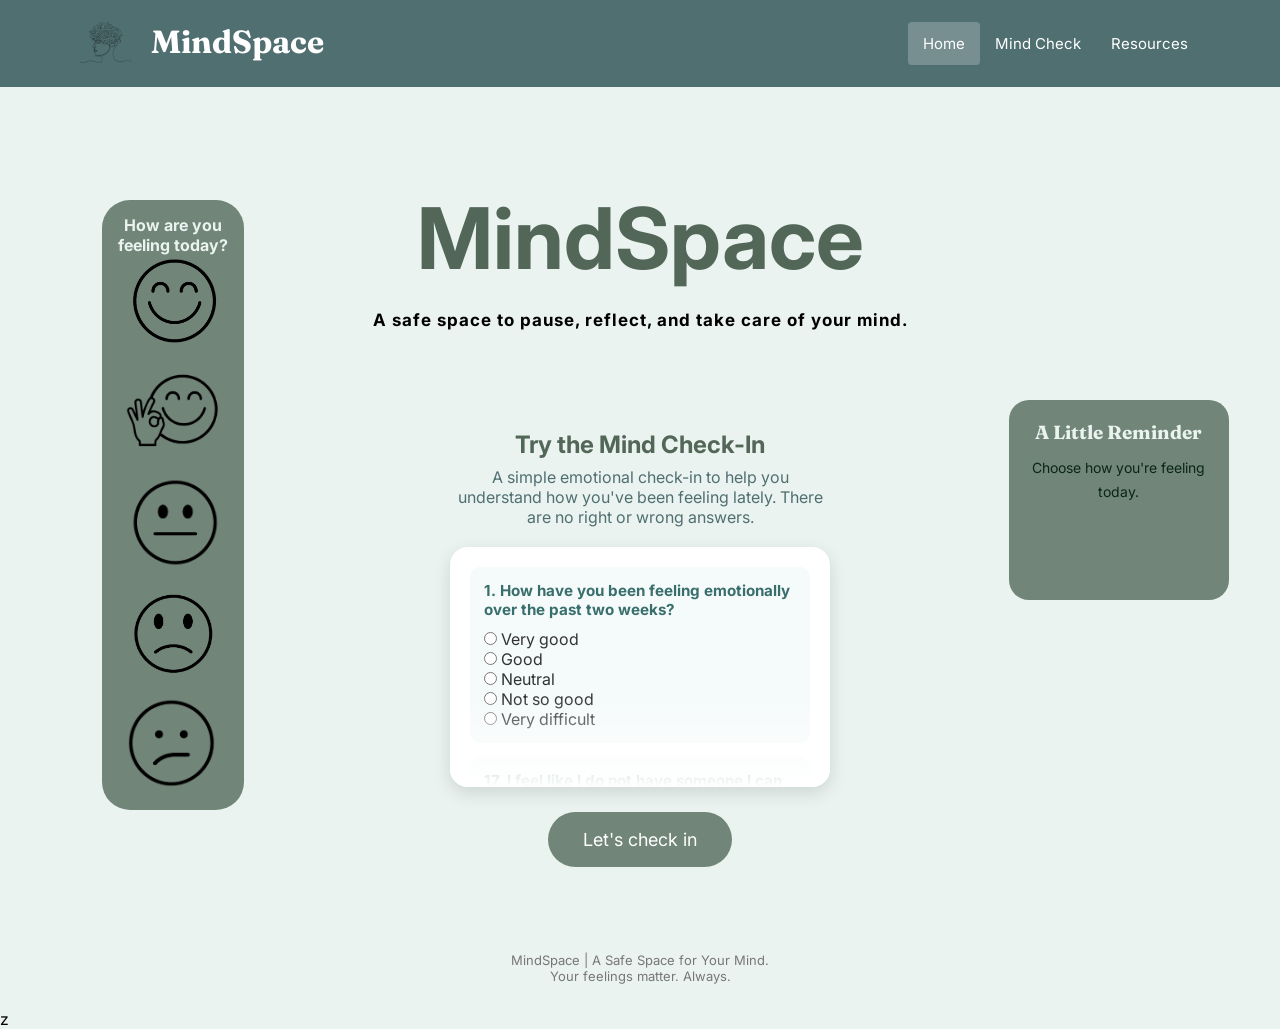
<file: index.html>
<!DOCTYPE html>
<html lang="en">
<head>
    <meta charset="UTF-8">
    <meta name="viewport" content="width=device-width, initial-scale=1.0">
    <link href="https://fonts.googleapis.com/css2?family=Fraunces:wght@500;700&family=Inter:wght@400;500&display=swap" rel="stylesheet">
    <title>MindSpace</title>
    <link rel="stylesheet" href="style.css">
    </head>
    <body>
            <header>
           <div class="logo-container">
            <img src="mind.png" alt="MindSpace Logo" class="logo">
                <h1>MindSpace</h1>
           </div>

        <nav>
             <a href="index.html" class="active">Home</a>
            <a href="track.html">Mind Check</a>
            <a href="resources.html">Resources</a>
        </nav>
        </header>

            <main>
                <div class="mid">
                    <h1>MindSpace</h1>
                    <h2>A safe space to pause, reflect, and take care of your mind.</h2>
              </div>
     <section class="mood-strip">
  <h2>How are you <br> feeling today?</h2>
  <div class="mood-options">
    <button class="mood-btn" data-mood="happy"><img src="happy.png" alt="happy"></button>
    <button class="mood-btn" data-mood="good"><img src="good.png" alt="good"></button>
    <button class="mood-btn" data-mood="okay"><img src="okay.png" alt="okay"></button>
    <button class="mood-btn" data-mood="sad"><img src="sad.png" alt="sad"></button>
    <button class="mood-btn" data-mood="low"><img src="low.png" alt="low"></button>
  </div>
</section>
   <div class="mood-quote" id="moodQuote">
    <h4 id="moodTitle">A Little Reminder</h4>
    <p id="quoteText">Choose how you're feeling today.</p>
</div>

            </main>
    
            <section class="quiz-preview">
    <h2>Try the Mind Check-In</h2>
    <p class="preview-caption">
A simple emotional check-in to help you understand how you've been feeling lately. There are no right or wrong answers.    </p>

    <a href="track.html" class="preview-card" aria-label="Open the Mind Check-In quiz">
        <div class="preview-question">
                <h3>1. How have you been feeling emotionally over the past two weeks?</h3>
             <label><input type="radio" name="general1" value="Very good" required> Very good</label><br
                <label><input type="radio" name="general1" value="Good"> Good</label><br>
                <label><input type="radio" name="general1" value="Neutral"> Neutral</label><br>
                <label><input type="radio" name="general1" value="Not so good"> Not so good</label><br>
                <label><input type="radio" name="general1" value="Very difficult"> Very difficult</label>
            </div>
        </div>
        <div class="preview-question">
                <h3>17. I feel like I do not have someone I can comfortably talk to when I have problems.</h3>
            <span class="preview-option"><i class="dot"></i> High</span>
        </div>
    </a>
            <a href="track.html" class="button">Let's check in</a>

</section>
    <script src="script.js"></script>

    <footer>
        <p>MindSpace | A Safe Space for Your Mind.</p>
        <p>Your feelings matter. Always.</p>
    </footer>z

    </body>
</html>
</file>
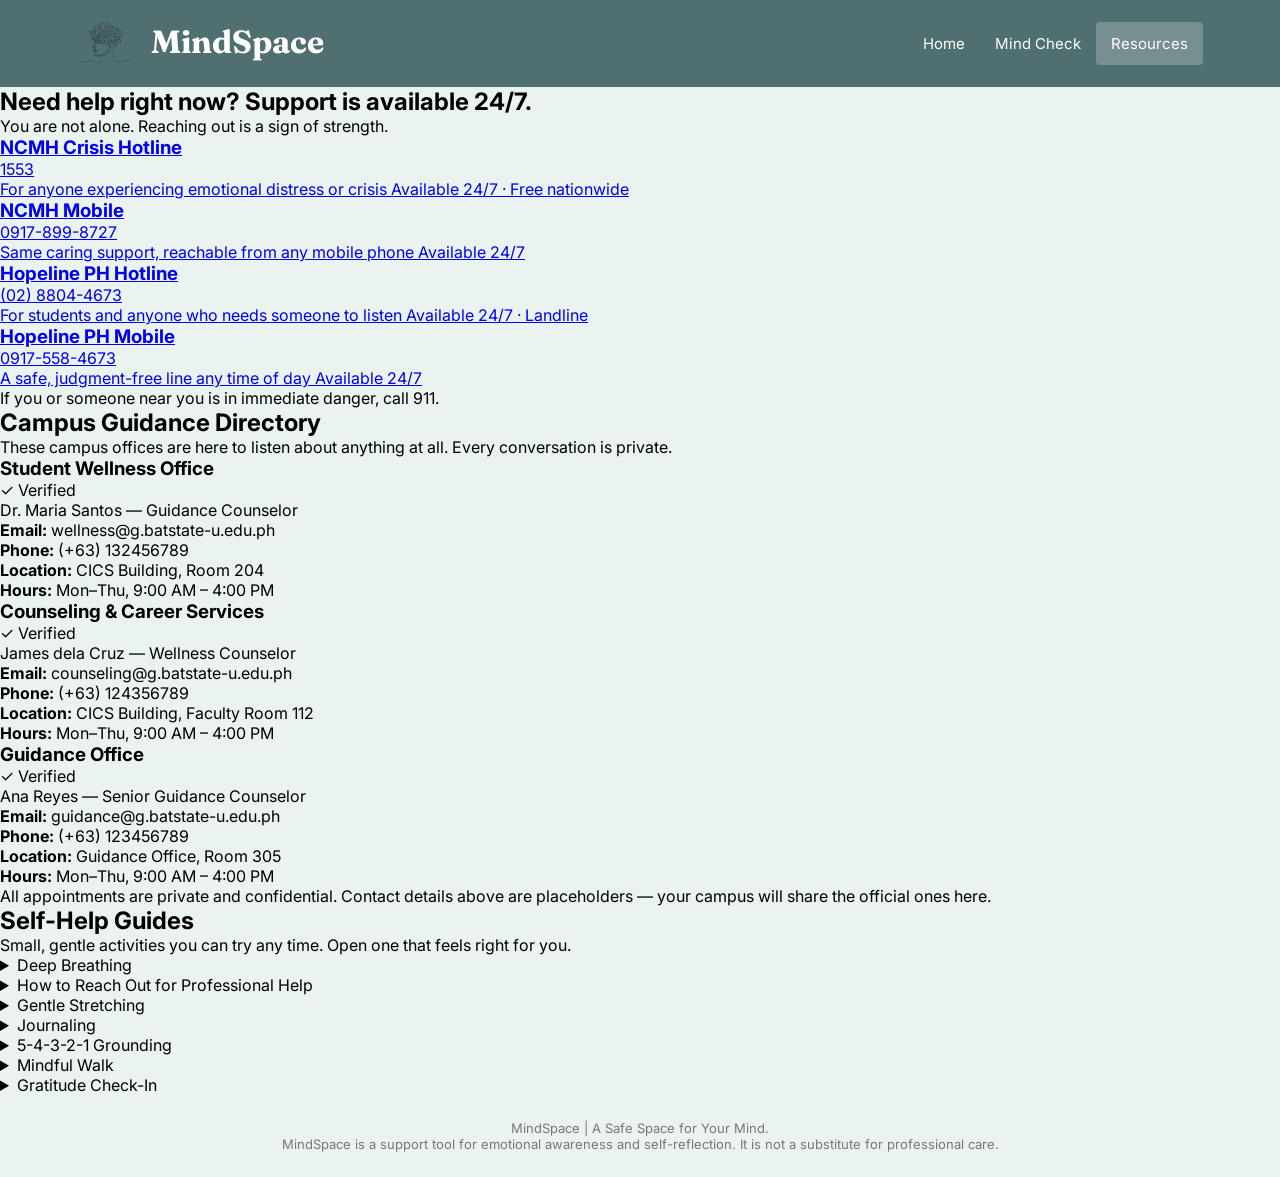
<file: resources.html>
<!doctype html>
<html lang="en">
<head>
  <meta charset="UTF-8" />
  <meta name="viewport" content="width=device-width, initial-scale=1.0" />
  <title>Resources | MindSpace</title>

  <!-- Google Fonts: Fraunces for headings, Inter for body -->
  <link rel="preconnect" href="https://fonts.googleapis.com" />
  <link rel="preconnect" href="https://fonts.gstatic.com" crossorigin />
  <link href="https://fonts.googleapis.com/css2?family=Fraunces:wght@500;700&family=Inter:wght@400;500&display=swap" rel="stylesheet" />
<link rel="stylesheet" href="style.css">
</head>
<body>
  <header>
    <div class="logo-container">
      <img src="mind.png" alt="MindSpace Logo" class="logo" />
      <h1>MindSpace</h1>
    </div>
    <nav>
      <a href="index.html">Home</a>
      <a href="track.html">Mind Check</a>
      <a href="resources.html" class="active">Resources</a>
    </nav>
  </header>

  <main id="main">

     <!-- ================= 2. CRISIS HOTLINES ================= -->
    <section aria-labelledby="crisisTitle">
      <div class="crisis-banner">
        <h2 id="crisisTitle">Need help right now? Support is available 24/7.</h2>
        <p class="crisis-reassure">You are not alone. Reaching out is a sign of strength.</p>

        <div class="hotline-grid">
          <!-- NCMH Crisis Hotline -> Official NCMH Website -->
          <a href="https://ncmh.gov.ph" target="_blank" rel="noopener noreferrer" class="hotline-card">
            <h3>NCMH Crisis Hotline</h3>
            <span class="hotline-number">1553</span>
            <p class="hotline-meta">
              <span>For anyone experiencing emotional distress or crisis</span>
              <span>Available 24/7 &middot; Free nationwide</span>
            </p>
          </a>

          <a href="https://ncmh.gov.ph" target="_blank" rel="noopener noreferrer" class="hotline-card">
            <h3>NCMH Mobile</h3>
            <span class="hotline-number">0917-899-8727</span>
            <p class="hotline-meta">
              <span>Same caring support, reachable from any mobile phone</span>
              <span>Available 24/7</span>
            </p>
          </a>

          <a href="https://findahelpline.com/organizations/hopeline" target="_blank" rel="noopener noreferrer" class="hotline-card">
            <h3>Hopeline PH Hotline</h3>
            <span class="hotline-number">(02) 8804-4673</span>
            <p class="hotline-meta">
              <span>For students and anyone who needs someone to listen</span>
              <span>Available 24/7 &middot; Landline</span>
            </p>
          </a>

          <a href="https://findahelpline.com/organizations/hopeline" target="_blank" rel="noopener noreferrer" class="hotline-card">
            <h3>Hopeline PH Mobile</h3>
            <span class="hotline-number">0917-558-4673</span>
            <p class="hotline-meta">
              <span>A safe, judgment-free line any time of day</span>
              <span>Available 24/7</span>
            </p>
          </a>
        </div>

        <p class="crisis-emergency">
          If you or someone near you is in immediate danger, call 911.
        </p>
      </div>
    </section>


    <section aria-labelledby="directoryTitle">
      <h2 id="directoryTitle">Campus Guidance Directory</h2>
      <p class="section-sub">
        These campus offices are here to listen about anything at all.
        Every conversation is private.
      </p>

      <div class="directory-grid">
        <!-- Counselor card 1 (placeholder contact details) -->
        <article class="card counselor-card">
          <div class="card-top">
            <h3>Student Wellness Office</h3>
            <span class="badge-verified">✓ Verified</span>
          </div>
          <p class="counselor-role">Dr. Maria Santos — Guidance Counselor</p>
          <div class="contact-box">
            <p><strong>Email:</strong> wellness@g.batstate-u.edu.ph</p>
            <p><strong>Phone:</strong> (+63) 132456789</p>
            <p><strong>Location:</strong> CICS Building, Room 204</p>
            <p><strong>Hours:</strong> Mon–Thu, 9:00 AM – 4:00 PM</p>
          </div>
        </article>

        <!-- Counselor card 2 (placeholder contact details) -->
        <article class="card counselor-card">
          <div class="card-top">
            <h3>Counseling &amp; Career Services</h3>
            <span class="badge-verified">✓ Verified</span>
          </div>
          <p class="counselor-role">James dela Cruz — Wellness Counselor</p>
          <div class="contact-box">
            <p><strong>Email:</strong> counseling@g.batstate-u.edu.ph</p>
            <p><strong>Phone:</strong> (+63) 124356789</p>
            <p><strong>Location:</strong> CICS Building, Faculty Room 112</p>
            <p><strong>Hours:</strong> Mon–Thu, 9:00 AM – 4:00 PM</p>
          </div>
        </article>

        <!-- Counselor card 3 (placeholder contact details) -->
        <article class="card counselor-card">
          <div class="card-top">
            <h3>Guidance Office</h3>
            <span class="badge-verified">✓ Verified</span>
          </div>
          <p class="counselor-role">Ana Reyes — Senior Guidance Counselor</p>
          <div class="contact-box">
            <p><strong>Email:</strong> guidance@g.batstate-u.edu.ph</p>
            <p><strong>Phone:</strong> (+63) 123456789</p>
            <p><strong>Location:</strong> Guidance Office, Room 305</p>
            <p><strong>Hours:</strong> Mon–Thu, 9:00 AM – 4:00 PM</p>
          </div>
        </article>
      </div>

      <p class="confidentiality-note">
        All appointments are private and confidential. Contact details above are placeholders —
        your campus will share the official ones here.
      </p>
    </section>

   
    <!-- ================= 3. SELF-HELP GUIDES ================= -->
    <section aria-labelledby="guidesTitle">
      <h2 id="guidesTitle">Self-Help Guides</h2>
      <p class="section-sub">
        Small, gentle activities you can try any time. Open one that feels right for you.
      </p>

      <div class="guides-stack">

        <!-- Accordion 1: Breathing (reconstructed) -->
        <details class="resource-card">
          <summary>Deep Breathing</summary>
          <div class="accordion-content">
            <p>Breathe in slowly through your nose for four counts, hold for four, then breathe out gently for six. Repeat until your shoulders feel softer.</p>
            <span class="activity-time">⏱ About 5 minutes</span>
          </div>
        </details>

        <!-- Accordion 2: Professional help steps (reconstructed) -->
        <details class="resource-card">
          <summary>How to Reach Out for Professional Help</summary>
          <div class="accordion-content">
            <ol class="steps-list">
              <li>Decide what you would like to talk about — it does not have to be perfectly clear.</li>
              <li>Choose a campus office from the directory above and send a short message or email.</li>
              <li>Pick a time that works for you. Every appointment is private and confidential.</li>
              <li>Show up as you are. Listening is the counselor's job, not judging.</li>
            </ol>
          </div>
        </details>

        <!-- Accordion 3: Stretching -->
        <details class="resource-card">
          <summary>Gentle Stretching</summary>
          <div class="accordion-content">
            <p>Roll your shoulders, reach for the sky, and gently stretch your neck. Moving a little helps release the tension you didn't notice you were holding.</p>
            <span class="activity-time">⏱ About 5 minutes</span>
          </div>
        </details>

        <!-- Accordion 4: Journaling -->
        <details class="resource-card">
          <summary>Journaling</summary>
          <div class="accordion-content">
            <p>Write down whatever is on your mind — no editing, no rules. Seeing your thoughts on paper often makes them feel lighter.</p>
            <span class="activity-time">⏱ About 10 minutes</span>
          </div>
        </details>

        <!-- Accordion 5: 5-4-3-2-1 grounding -->
        <details class="resource-card">
          <summary>5-4-3-2-1 Grounding</summary>
          <div class="accordion-content">
            <p>Name five things you can see, four you can touch, three you can hear, two you can smell, and one you can taste. It gently brings you back to the present moment.</p>
            <span class="activity-time">⏱ About 5 minutes</span>
          </div>
        </details>

        <!-- Accordion 6: Mindful walk -->
        <details class="resource-card">
          <summary>Mindful Walk</summary>
          <div class="accordion-content">
            <p>Take a short walk and notice the sky, the sounds, and the feeling of each step. Let the movement carry some of the weight for a while.</p>
            <span class="activity-time">⏱ About 10 minutes</span>
          </div>
        </details>

        <!-- Accordion 7: Gratitude check-in -->
        <details class="resource-card">
          <summary>Gratitude Check-In</summary>
          <div class="accordion-content">
            <p>Think of three small things that went okay today — a kind message, a good meal, a moment of quiet. Noticing the good is a gentle daily habit.</p>
            <span class="activity-time">⏱ About 3 minutes</span>
          </div>
        </details>
      </div>
    </section>
  </main>

  <footer>
    <p>MindSpace | A Safe Space for Your Mind.</p>
    <p class="footer-disclaimer">
      MindSpace is a support tool for emotional awareness and self-reflection.
      It is not a substitute for professional care.
    </p>
  </footer>
</body>
</html>
</file>
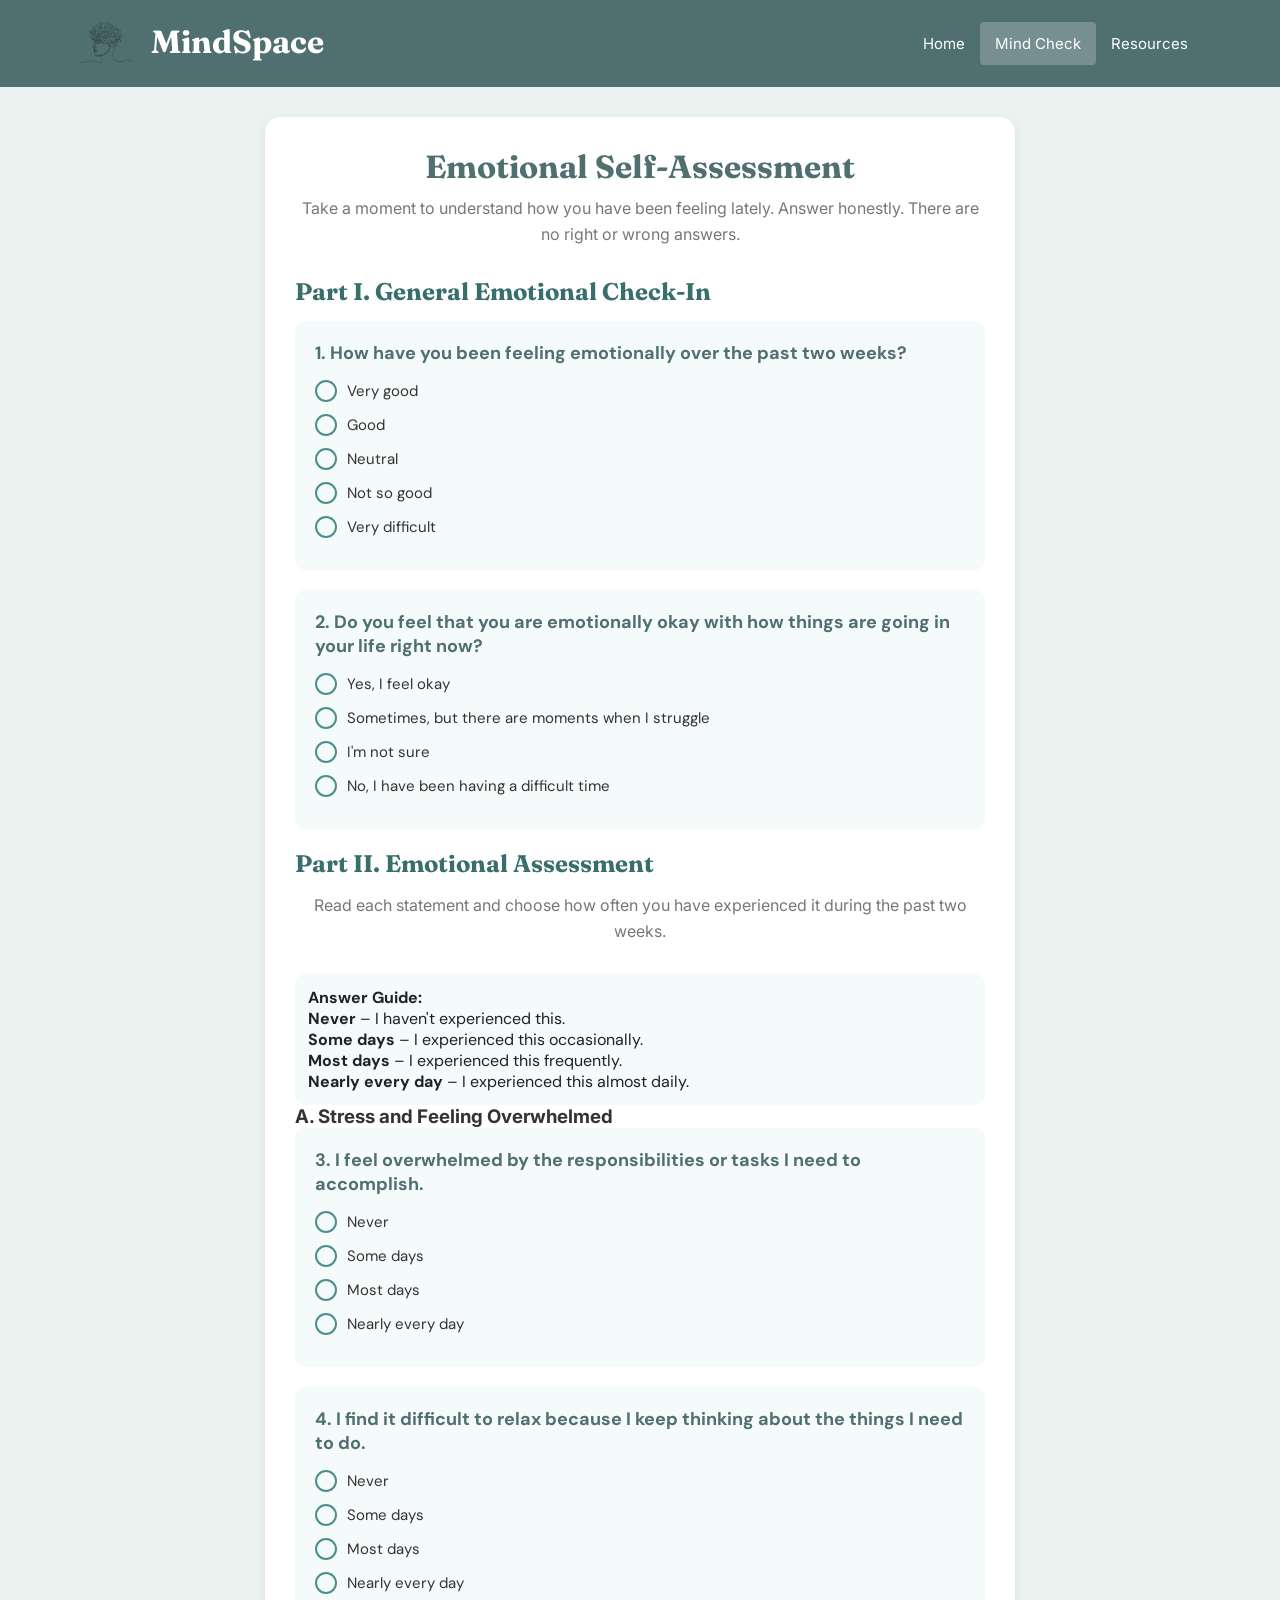
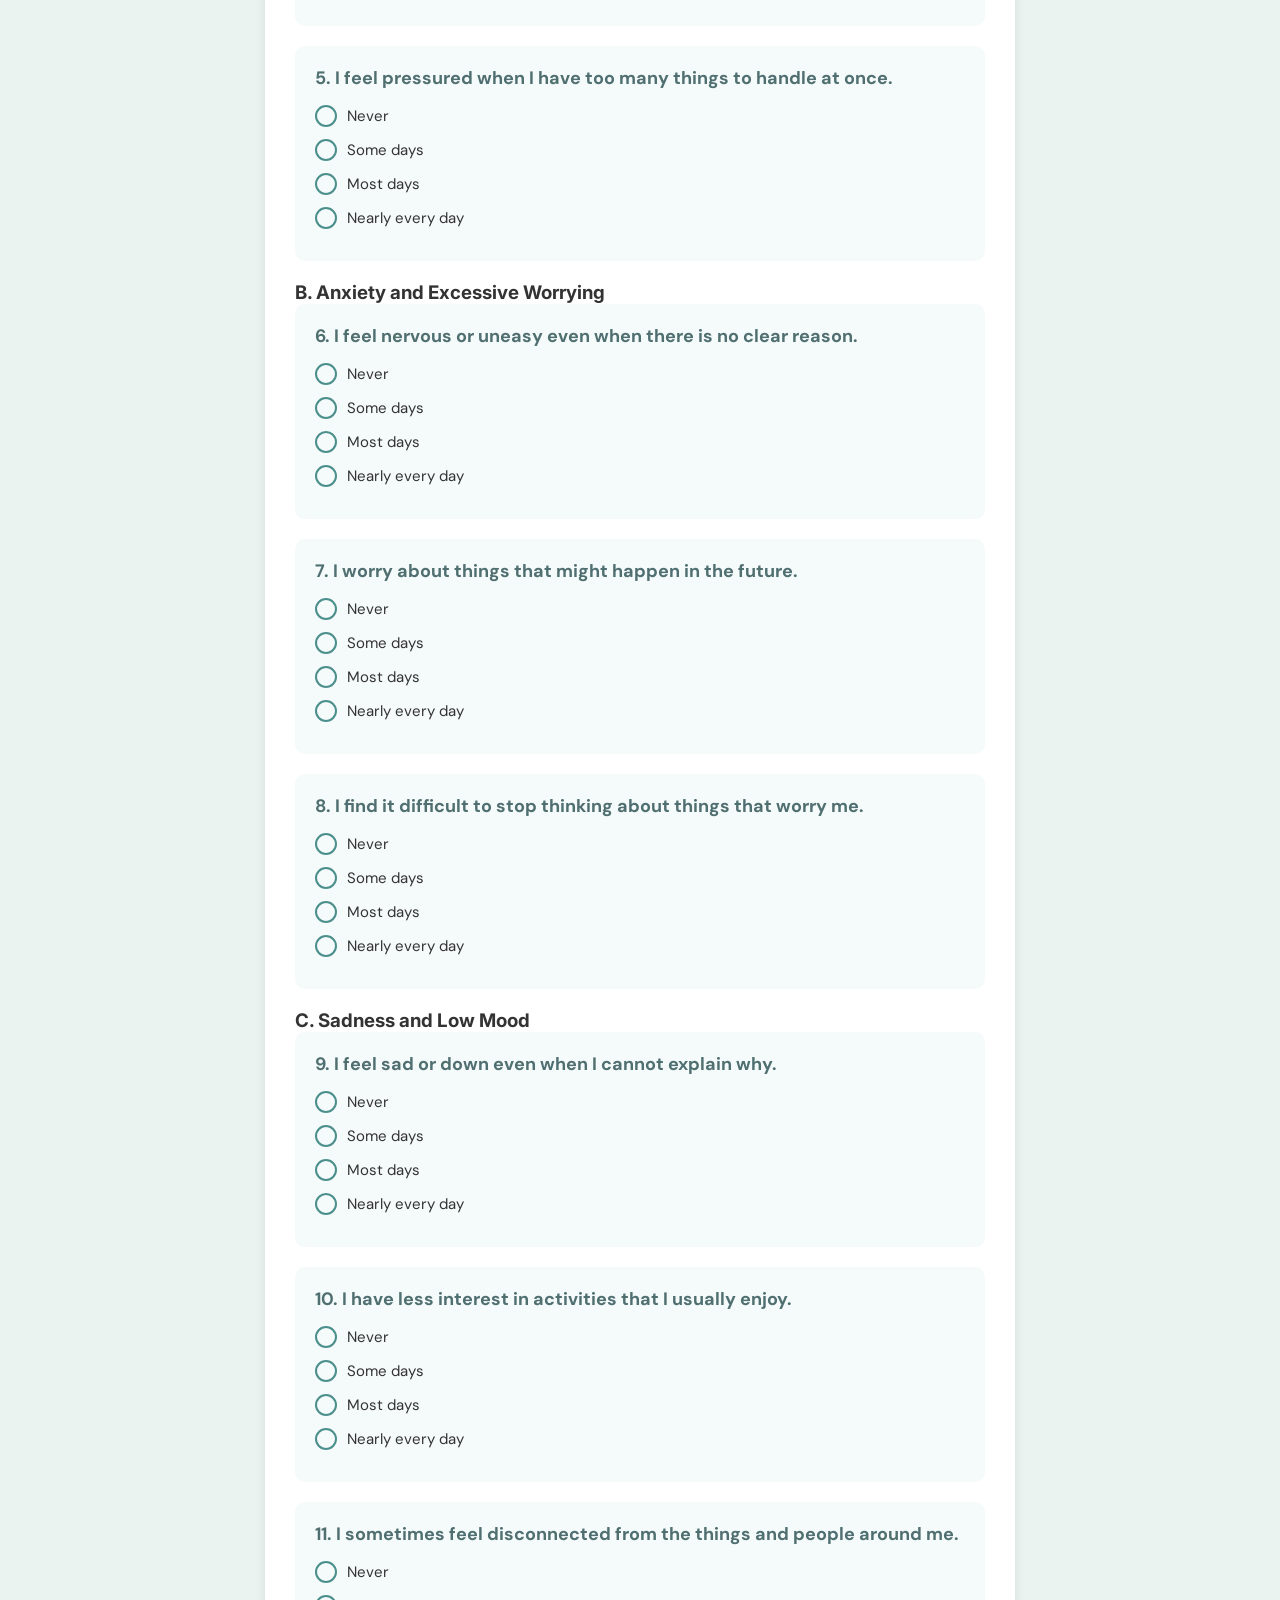
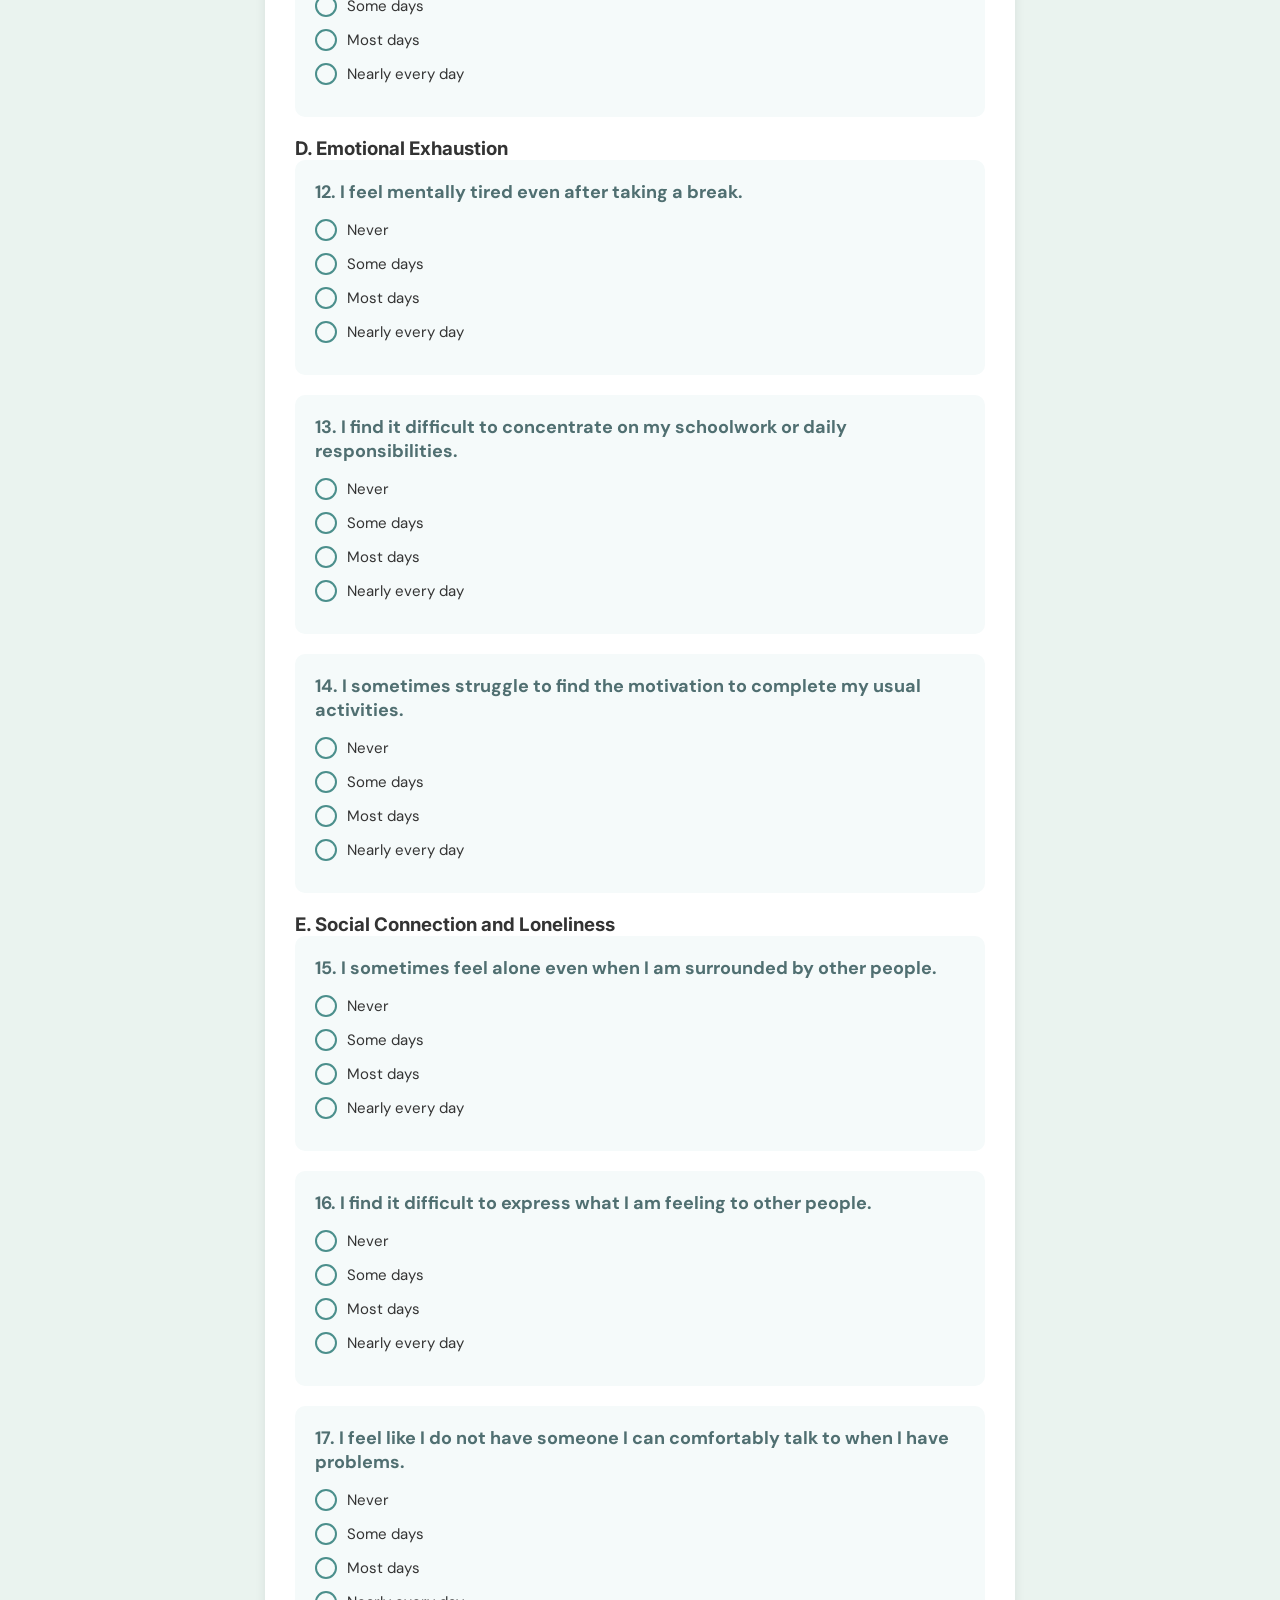
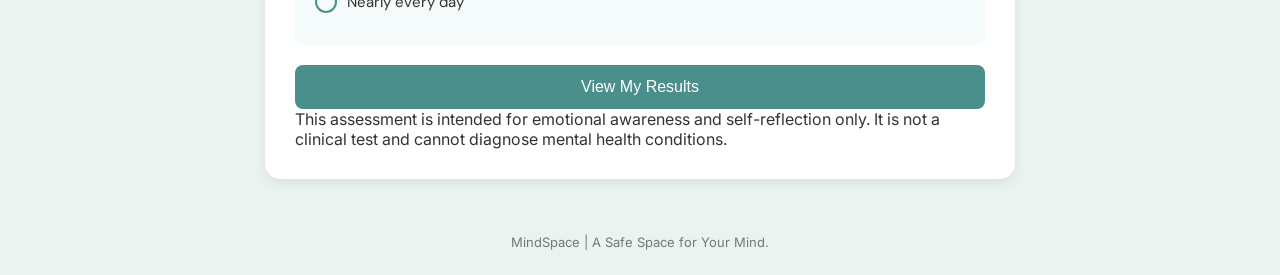
<file: track.html>
<!DOCTYPE html>
<html lang="en">
<head>
    <meta charset="UTF-8">
    <meta name="viewport" content="width=device-width, initial-scale=1.0">
    <link href="https://fonts.googleapis.com/css2?family=DM+Sans:wght@400;500;600;700;800&display=swap" rel="stylesheet">
    <link href="https://fonts.googleapis.com/css2?family=Fraunces:wght@500;700&family=Inter:wght@400;500&display=swap" rel="stylesheet">
    <title>MindSpace | Emotional Self-Assessment</title>
    <link rel="stylesheet" href="style.css">
    <script src="script.js" defer></script>
</head>
<body>

    <header>
        <div class="logo-container">
            <img src="mind.png" alt="MindSpace Logo" class="logo">
            <h1>MindSpace</h1>
        </div>

        <nav>
            <a href="index.html">Home</a>
            <a href="track.html" class="active">Mind Check</a>
            <a href="resources.html">Resources</a>
        </nav>
    </header>

    <div class="quiz-container">

        <h1>Emotional Self-Assessment</h1>

        <p class="subtitle">
            Take a moment to understand how you have been feeling lately.
            Answer honestly. There are no right or wrong answers.
        </p>

        <form id="moodForm">


            <h2>Part I. General Emotional Check-In</h2>

            <div class="question">
                <h3>1. How have you been feeling emotionally over the past two weeks?</h3>

                <label><input type="radio" name="general1" value="Very good" required> Very good</label>
                <label><input type="radio" name="general1" value="Good"> Good</label>
                <label><input type="radio" name="general1" value="Neutral"> Neutral</label>
                <label><input type="radio" name="general1" value="Not so good"> Not so good</label>
                <label><input type="radio" name="general1" value="Very difficult"> Very difficult</label>
            </div>

            <div class="question">
                <h3>2. Do you feel that you are emotionally okay with how things are going in your life right now?</h3>

                <label><input type="radio" name="general2" value="Yes, I feel okay" required> Yes, I feel okay</label>
                <label><input type="radio" name="general2" value="Sometimes"> Sometimes, but there are moments when I struggle</label>
                <label><input type="radio" name="general2" value="Not sure"> I'm not sure</label>
                <label><input type="radio" name="general2" value="No"> No, I have been having a difficult time</label>
            </div>



            <h2>Part II. Emotional Assessment</h2>

            <p class="subtitle">
                Read each statement and choose how often you have experienced it
                during the past two weeks.
            </p>

           <div class="answer-guide">
    <p><strong>Answer Guide:</strong></p>
    <p><strong>Never</strong> – I haven't experienced this.</p>
    <p><strong>Some days</strong> – I experienced this occasionally.</p>
    <p><strong>Most days</strong> – I experienced this frequently.</p>
    <p><strong>Nearly every day</strong> – I experienced this almost daily.</p>
</div>



            <h3>A. Stress and Feeling Overwhelmed</h3>

            <div class="question" data-category="stress">
                <h3>3. I feel overwhelmed by the responsibilities or tasks I need to accomplish.</h3>
                <label><input type="radio" name="q1" value="0" required> Never</label>
                <label><input type="radio" name="q1" value="1"> Some days</label>
                <label><input type="radio" name="q1" value="2"> Most days</label>
                <label><input type="radio" name="q1" value="3"> Nearly every day</label>
            </div>

            <div class="question" data-category="stress">
                <h3>4. I find it difficult to relax because I keep thinking about the things I need to do.</h3>
                <label><input type="radio" name="q2" value="0" required> Never</label>
                <label><input type="radio" name="q2" value="1"> Some days</label>
                <label><input type="radio" name="q2" value="2"> Most days</label>
                <label><input type="radio" name="q2" value="3"> Nearly every day</label>
            </div>

            <div class="question" data-category="stress">
                <h3>5. I feel pressured when I have too many things to handle at once.</h3>
                <label><input type="radio" name="q3" value="0" required> Never</label>
                <label><input type="radio" name="q3" value="1"> Some days</label>
                <label><input type="radio" name="q3" value="2"> Most days</label>
                <label><input type="radio" name="q3" value="3"> Nearly every day</label>
            </div>



            <h3>B. Anxiety and Excessive Worrying</h3>

            <div class="question" data-category="anxiety">
                <h3>6. I feel nervous or uneasy even when there is no clear reason.</h3>
                <label><input type="radio" name="q4" value="0" required> Never</label>
                <label><input type="radio" name="q4" value="1"> Some days</label>
                <label><input type="radio" name="q4" value="2"> Most days</label>
                <label><input type="radio" name="q4" value="3"> Nearly every day</label>
            </div>

            <div class="question" data-category="anxiety">
                <h3>7. I worry about things that might happen in the future.</h3>
                <label><input type="radio" name="q5" value="0" required> Never</label>
                <label><input type="radio" name="q5" value="1"> Some days</label>
                <label><input type="radio" name="q5" value="2"> Most days</label>
                <label><input type="radio" name="q5" value="3"> Nearly every day</label>
            </div>

            <div class="question" data-category="anxiety">
                <h3>8. I find it difficult to stop thinking about things that worry me.</h3>
                <label><input type="radio" name="q6" value="0" required> Never</label>
                <label><input type="radio" name="q6" value="1"> Some days</label>
                <label><input type="radio" name="q6" value="2"> Most days</label>
                <label><input type="radio" name="q6" value="3"> Nearly every day</label>
            </div>



            <h3>C. Sadness and Low Mood</h3>

            <div class="question" data-category="sadness">
                <h3>9. I feel sad or down even when I cannot explain why.</h3>
                <label><input type="radio" name="q7" value="0" required> Never</label>
                <label><input type="radio" name="q7" value="1"> Some days</label>
                <label><input type="radio" name="q7" value="2"> Most days</label>
                <label><input type="radio" name="q7" value="3"> Nearly every day</label>
            </div>

            <div class="question" data-category="sadness">
                <h3>10. I have less interest in activities that I usually enjoy.</h3>
                <label><input type="radio" name="q8" value="0" required> Never</label>
                <label><input type="radio" name="q8" value="1"> Some days</label>
                <label><input type="radio" name="q8" value="2"> Most days</label>
                <label><input type="radio" name="q8" value="3"> Nearly every day</label>
            </div>

            <div class="question" data-category="sadness">
                <h3>11. I sometimes feel disconnected from the things and people around me.</h3>
                <label><input type="radio" name="q9" value="0" required> Never</label>
                <label><input type="radio" name="q9" value="1"> Some days</label>
                <label><input type="radio" name="q9" value="2"> Most days</label>
                <label><input type="radio" name="q9" value="3"> Nearly every day</label>
            </div>



            <h3>D. Emotional Exhaustion</h3>

            <div class="question" data-category="exhaustion">
                <h3>12. I feel mentally tired even after taking a break.</h3>
                <label><input type="radio" name="q10" value="0" required> Never</label>
                <label><input type="radio" name="q10" value="1"> Some days</label>
                <label><input type="radio" name="q10" value="2"> Most days</label>
                <label><input type="radio" name="q10" value="3"> Nearly every day</label>
            </div>

            <div class="question" data-category="exhaustion">
                <h3>13. I find it difficult to concentrate on my schoolwork or daily responsibilities.</h3>
                <label><input type="radio" name="q11" value="0" required> Never</label>
                <label><input type="radio" name="q11" value="1"> Some days</label>
                <label><input type="radio" name="q11" value="2"> Most days</label>
                <label><input type="radio" name="q11" value="3"> Nearly every day</label>
            </div>

            <div class="question" data-category="exhaustion">
                <h3>14. I sometimes struggle to find the motivation to complete my usual activities.</h3>
                <label><input type="radio" name="q12" value="0" required> Never</label>
                <label><input type="radio" name="q12" value="1"> Some days</label>
                <label><input type="radio" name="q12" value="2"> Most days</label>
                <label><input type="radio" name="q12" value="3"> Nearly every day</label>
            </div>



            <h3>E. Social Connection and Loneliness</h3>

            <div class="question" data-category="loneliness">
                <h3>15. I sometimes feel alone even when I am surrounded by other people.</h3>
                <label><input type="radio" name="q13" value="0" required> Never</label>
                <label><input type="radio" name="q13" value="1"> Some days</label>
                <label><input type="radio" name="q13" value="2"> Most days</label>
                <label><input type="radio" name="q13" value="3"> Nearly every day</label>
            </div>

            <div class="question" data-category="loneliness">
                <h3>16. I find it difficult to express what I am feeling to other people.</h3>
                <label><input type="radio" name="q14" value="0" required> Never</label>
                <label><input type="radio" name="q14" value="1"> Some days</label>
                <label><input type="radio" name="q14" value="2"> Most days</label>
                <label><input type="radio" name="q14" value="3"> Nearly every day</label>
            </div>

            <div class="question" data-category="loneliness">
                <h3>17. I feel like I do not have someone I can comfortably talk to when I have problems.</h3>
                <label><input type="radio" name="q15" value="0" required> Never</label>
                <label><input type="radio" name="q15" value="1"> Some days</label>
                <label><input type="radio" name="q15" value="2"> Most days</label>
                <label><input type="radio" name="q15" value="3"> Nearly every day</label>
            </div>


            <button type="submit">View My Results</button>

        </form>



        <div id="result" class="result hidden">

            <h2>Your Emotional Reflection</h2>

            <p id="resultMessage"></p>

            <div id="categoryResults"></div>

            <p>
                Remember that your feelings are valid. Take your time,
                and do not hesitate to reach out to someone you trust
                when you need support.
            </p>

            <button type="button" id="checkAgain" class="again-button">
                Take the Assessment Again
            </button>

        </div>

        <p class="disclaimer">
            This assessment is intended for emotional awareness and
            self-reflection only. It is not a clinical test and cannot
            diagnose mental health conditions.
        </p>

    </div>


    <footer>
        <p>MindSpace | A Safe Space for Your Mind.</p>
    </footer>

</body>
</html>
</file>
<file: style.css>
* {
  margin: 0;
  padding: 0;
  box-sizing: border-box;
}

body {
    background-color:#EAF3EF;
    min-height: 100vh;
    font-family:'Inter', sans-serif;
}
.logo-container {
    display: flex;
    align-items: center;
    gap: 15px; 
}

.logo {
    height: 45px;
    width: auto;
    object-fit: contain;
}
header {
    color: #ffffff;
    padding: 12px 6%;
    background-color: #506f71;
    display: flex;
    justify-content: space-between;
    align-items: center;
    flex-wrap: wrap;
    gap:15px

}
header h1{
font-family: 'Fraunces', serif;
 font-weight: 700;  
 font-size:clamp(1.5rem 4vw, 2.5rem);
  margin-bottom: 5px; 
  
}
header h3{
font-style: italic;
 font-size: clamp(0.85rem, 2vw, 1.25rem); 
  margin-bottom: 5px; 
  color:#3f554b;
}

nav {
  font-size: 15px;
  padding:10px 0;
  display: flex;
  flex-wrap: wrap;
  justify-content: center;

}
  nav a {
    font-family: 'Inter', sans-serif;
    color: white;
    padding: 12px 15px;
    display: inline-block;
    text-decoration: none;
    border-radius: 4px;
    transition: background-color 0.2s ease;
}

nav a:hover {
    color: #ffffff;        
    background-color: rgba(255, 255, 255, 0.2);
    animation: pulseEffect 1.2s infinite;
}

nav a.active {
  background: rgba(255, 255, 255, 0.22);
  color: #ffffff;
}

@keyframes pulseEffect {
    0% {
        transform: scale(1);
    }
    50% {
        transform: scale(1.08);
    }
    100% {
        transform: scale(1);
    }
}
.mid {
  text-align: center;
  padding: clamp(50px, 10vw, 100px) 20px 45px;
}
.mid h1{
   font-size: clamp(2.5rem, 8vw, 85px);
   color: #526758;
}
.mid h2{
  font-size: clamp(14px, 2vw, 17px);
  letter-spacing: 1px;
  margin: 20px 0 35px;
}
.button {       
  display: inline-block;
  background-color: #718579;
  color: #FFFFFF;
 border-radius: 40px;
padding: 17px 35px;
 font-size: 18px;
     transition: transform 200ms,background 200ms;
     text-decoration: none;
}
.button:hover {
    transform: translateY(-2px);
}

.mood-btn {
width: 100px;
height: 100px;
  background: transparent;
  border: none;
  padding: 0%;
  cursor: pointer;
  border-radius: 10px;
  display: flex;
  justify-content: center;
  transition: background-color 0.2s ease, transform 0.2s ease;

}
.mood-btn img{
  width: 95px;
  height: 95px;
  object-fit: contain;
}

.mood-options {
  display: flex;
  align-items: center;
  flex-direction: column;
  gap: 10px;

}
.mood-strip{
position: absolute;
  left: 8%;
  top: 200px;
  padding: 15px 16px;
  background: #718579;
  border-radius: 28px;
}

.mood-strip h2 {
  font-size:1rem;
  color:#EAF3EF;
  text-align:center;
}

.mood-btn:hover{
transform:translateY(-6px);
padding:14px 44px;
}
.mood-btn:active{
transform:translateY(-1px) scale(.95);
}
.mood-quote {
  position: absolute;
  right: 4%;
  top: 400px;
  width: 220px;
  height: 200px;
  padding: 20px;
  border-radius: 20px;
  text-align: center;
background-color: #718579;
font-family: 'Inter', sans-serif;
gap: 10px;
}
.mood-quote h4 {
    color: #EAF3EF;
    font-family: 'Fraunces', serif;
    font-size: 19px;
    margin-bottom: 12px;
}

.mood-quote p {
    color: #082716;
    font-size: 14px;
    line-height: 1.7;
}


/* TABLET AND SMALLER LAPTOP */
@media screen and (max-width: 1024px) {

    header {
        flex-direction: column;
        text-align: center;
    }

    .mid {
        padding-top: 60px;
    }

.mood-strip {
    position: relative;
    top: auto;
    left: auto;
    margin: 20px auto;
}


    .mood-options {
        flex-direction: row;
        justify-content: center;
        align-items: center;
        flex-wrap: nowrap;
        gap: 5px;
    }

    .mood-btn {
        width: 55px;
        height: 55px;
        flex-shrink: 1;
    }

    .mood-btn img {
        width: 100%;
        height: 100%;
        object-fit: contain;
    }

   .mood-quote {
    position: relative;
    top: auto;
    left: auto;
    margin: 30px auto;
}
}
/* MOBILE */
@media screen and (max-width: 480px) {

    header h1 {
        font-size: 1.6rem;
    }

    nav a {
        font-size: 13px;
        padding: 10px;
    }

    .mid h1 {
        font-size: 2.5rem;
    }

    .mid h2 {
        font-size: 14px;
    }

    .button {
        font-size: 15px;
        padding: 13px 25px;
    }

    .mood-strip {
        width: 95%;
        max-width: 100%;
        padding: 12px 5px;
    }

    .mood-strip h2 {
        font-size: 14px;
    }

    .mood-options {
        flex-direction: row;
        flex-wrap: nowrap;
        justify-content: center;
        gap: 2px;
    }

    .mood-btn {
        width: 52px;
        height: 52px;
    }

    .mood-btn img {
        width: 100%;
        height: 100%;
    }
}

/* ===== QUIZ PAGE ===== */
.quiz-container {
    max-width: 750px;
    margin: 30px auto;
    background: white;
    padding: 30px;
    border-radius: 15px;
    box-shadow: 0 4px 12px rgba(0, 0, 0, 0.08);
    font-family: 'Inter', sans-serif;
    color: #333;
}

.quiz-container h1 {
    text-align: center;
    color:  #506f71;
    font-family: 'Fraunces', serif;
    font-size: 2em;
    margin-bottom: 10px;
}

.quiz-container h2 {
    color: #386f6c;
    margin-bottom: 15px;
    font-family: 'Fraunces', serif;

}

.quiz-container .subtitle {
    text-align: center;
    color: #777;
    margin-bottom: 30px;
    line-height: 1.6;
}

.quiz-container .question {
    background: #f5fafa;
    padding: 20px;
    margin-bottom: 20px;
    border-radius: 10px;
}

.quiz-container .question h3 {
    margin-bottom: 15px;
    color: #506f71;
    font-family: 'DM Sans', sans-serif;
    font-weight: 700;
    font-size: 18px;
}

.quiz-container .question label {
    display: flex;
    align-items: center;
    gap: 10px;
    margin: 12px 0;
    cursor: pointer;
    font-family: 'DM Sans', sans-serif;
    font-size: 15px;
    font-weight: 400;
    line-height: normal;
}

.quiz-container input[type="radio"] {
    appearance: none;
    -webkit-appearance: none;
    width: 22px;
    height: 22px;
    min-width: 22px;
    border: 2px solid #4b8f8c;
    border-radius: 50%;
    margin: 0;
    flex-shrink: 0;
    display: inline-grid;
    place-content: center;
    cursor: pointer;
}

.quiz-container input[type="radio"]::before {
    content: "";
    width: 10px;
    height: 10px;
    border-radius: 50%;
    transform: scale(0);
    background: #4b8f8c;
}

.quiz-container input[type="radio"]:checked::before {
    transform: scale(1);
}

.quiz-container button,
.quiz-container .button-link {
    display: block;
    width: 100%;
    padding: 13px;
    background: #4b8f8c;
    color: white;
    border: none;
    border-radius: 8px;
    font-size: 16px;
    text-align: center;
    text-decoration: none;
    cursor: pointer;
    transition: background 0.2s ease;
}

.quiz-container button:hover,
.quiz-container .button-link:hover {
    background: #386f6c;
}

.quiz-container .result {
    margin-top: 25px;
    padding: 20px;
    background: #eaf4f4;
    border-radius: 10px;
    text-align: center;
}

.quiz-container .result p {
    margin: 15px 0;
    line-height: 1.6;
}

.answer-guide {
    margin-top: 5px;
    padding: 13px;
    background: #f5fafa;
    border-radius: 10px;
    font-size: 16px;
    gap: 10px;
    color: #1a2425;
    text-align: left;
    font-family: 'DM Sans', sans-serif;
}

.hidden {
    display: none !important;
}

footer {
    text-align: center;
    padding: 25px;
    color: #777;
    font-size: 13px;
}

@media screen and (max-width: 600px) {
    .quiz-container {
        margin: 15px 10px;
        padding: 20px;
    }
}
/* ===== HOME: QUIZ PREVIEW ===== */
.quiz-preview {
    text-align: center;
    max-width: 420px;
    margin: 0 auto;
    padding: 20px 20px 60px;
}

.quiz-preview h2 {
    font-size: 1.5rem;
    color: #526758;
    margin-bottom: 8px;
}

.preview-caption {
    color: #506f71;
    margin-bottom: 20px;
}

.preview-card {
    display: block;
    position: relative;
    text-align: left;
    height: 240px;
    overflow: hidden;
    background: white;
    padding: 20px;
    border-radius: 18px;
    box-shadow: 0 6px 18px rgba(0, 0, 0, 0.12);
    margin-bottom: 25px;
    text-decoration: none;
    color: #333;
    font-family: 'Inter', sans-serif;
    transition: transform 0.25s ease, box-shadow 0.25s ease;
}

.preview-card:hover {
    transform: translateY(-4px);
    box-shadow: 0 10px 24px rgba(0, 0, 0, 0.18);
}

.preview-card::after {
    content: "";
    position: absolute;
    left: 0;
    right: 0;
    bottom: 0;
    height: 90px;
    background: linear-gradient(to bottom, rgba(255, 255, 255, 0), white);
}

.preview-question {
    background: #f5fafa;
    padding: 14px;
    margin-bottom: 14px;
    border-radius: 10px;
}

.preview-question h3 {
    font-size: 0.95rem;
    color: #386f6c;
    margin-bottom: 10px;
}

.preview-option {
    display: block;
    font-size: 0.9rem;
    margin: 8px 0;
}

.preview-option .dot {
    display: inline-block;
    width: 12px;
    height: 12px;
    border: 2px solid #4b8f8c;
    border-radius: 50%;
    margin-right: 8px;
    vertical-align: middle;
}

.results-page {
    max-width: 950px;
    width: 90%;
    margin: 60px auto;
}


.results-intro {
    text-align: center;
    margin-bottom: 40px;
}


.results-intro h1 {
    font-family: 'Fraunces', serif;
    font-size: 38px;
    margin: 15px 0;
    color: #394B45;
}


.results-intro p {
    line-height: 1.8;
    color: #68736D;
}

.results-subtitle {
    font-weight: 500;
    letter-spacing: 1px;
}

.results-container {
    display: flex;
    flex-direction: column;
    gap: 25px;
}

.result-card {
    background: #ffffff;
    padding: 30px;
    border-radius: 18px;
    border: 1px solid #E5EAE6;
    box-shadow: 0 4px 15px rgba(0,0,0,0.04);
}

.highest-result {
    border: 2px solid #83A99A;
    background: #F6FAF7;
}

.connected-result {
    border-left: 5px solid #A9C7B8;
}

.result-card-top {
    display: flex;
    align-items: center;
    gap: 10px;
    flex-wrap: wrap;
    margin-bottom: 20px;
}

.result-card-top h2 {
    font-family: 'Fraunces', serif;
    font-size: 22px;
    color: #394B45;
    margin: 0;
    flex: 1;
}
.category-number {
    color: #7A9588;
    font-weight: bold;
}

.highest-badge {
    background: #DDECE3;
    color: #426C57;
    padding: 7px 13px;
    border-radius: 20px;
    font-size: 12px;
    font-weight: bold;
}

.score-section {
    margin: 20px 0;
}

.score-section h3 {
    font-size: 32px;
    color: #577C6B;
    margin-bottom: 10px;
}

.score-bar {
    height: 10px;
    background: #E8EEE9;
    border-radius: 20px;
    overflow: hidden;
}

.score-fill {
    height: 100%;
    background: #86AA97;
    border-radius: 20px;
    transition: width 0.5s ease;
}

.score-section p {
    color: #68736D;
    font-size: 14px;
    margin: 10px 0;
}

.result-status {
    display: inline-block;
    font-size: 12px;
    color: #668273;
    background: #EEF4EF;
    padding: 6px 12px;
    border-radius: 20px;
}


.result-description {
    margin-top: 25px;
}

.result-description h4 {
    color: #496A59;
    font-size: 16px;
    margin-bottom: 8px;
    font-weight: 600;
}

.result-description p {
    color: #68736D;
    line-height: 1.8;
    margin-bottom: 22px;
}

.result-disclaimer {
    background: #F2F6F2;
    padding: 25px;
    border-radius: 15px;
    margin-top: 35px;
    text-align: center;
}

.result-disclaimer h3 {
    font-family: 'Fraunces', serif;
    color: #496A59;
}

.result-disclaimer p {
    color: #68736D;
    line-height: 1.8;
    font-size: 14px;
}
.results-actions {
    display: flex;
    justify-content: center;
    flex-wrap: wrap;
    gap: 15px;
    margin: 30px 0;
}


.results-actions .button {
    text-decoration: none;
}

.no-results {
    text-align: center;
    padding: 40px 20px;
    background: #F6FAF7;
    border-radius: 15px;
}
.no-results p {
    line-height: 1.7;
}

@media (max-width: 600px) {


    .results-page {
        margin: 35px auto;
    }

    .results-intro h1 {
        font-size: 29px;
    }
    .result-card {
        padding: 20px;
    }

    .result-card-top h2 {
        font-size: 19px;
    }

    .results-actions {
        flex-direction: column;
    }

}
</file>
